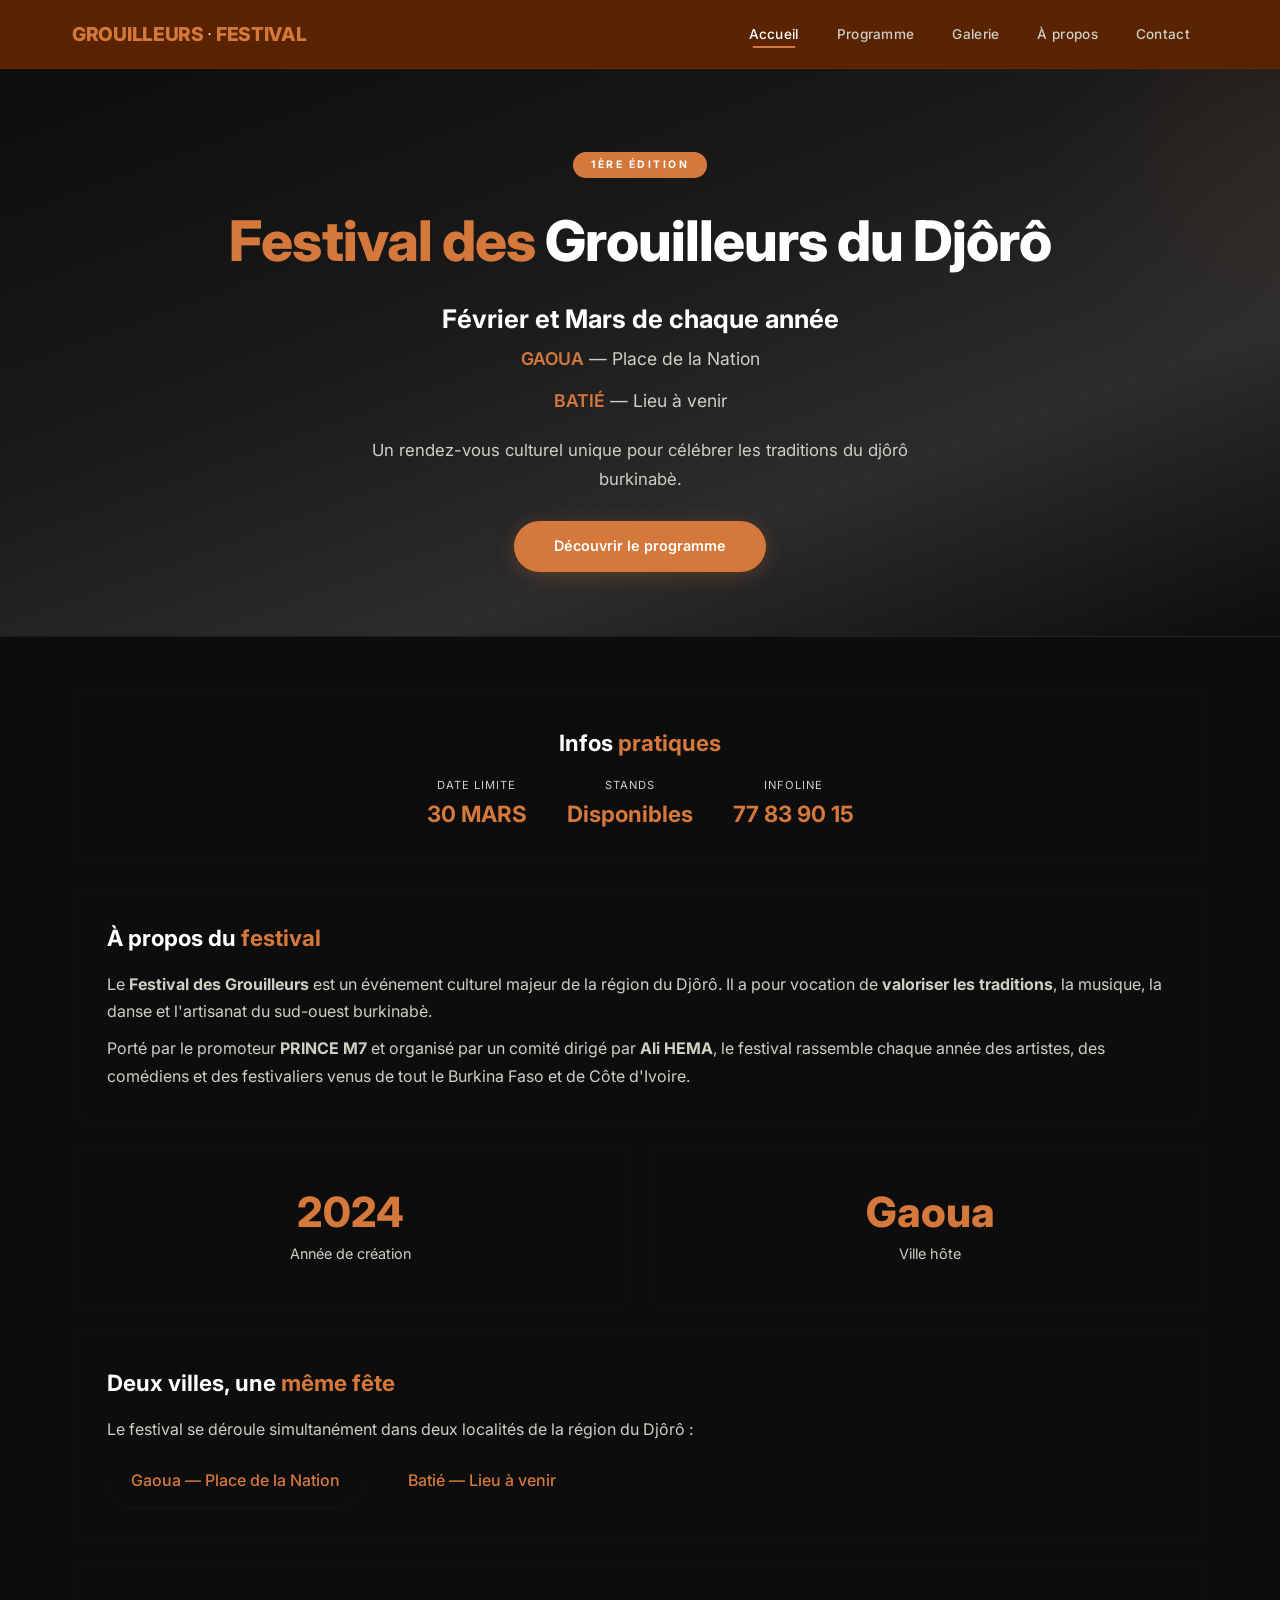
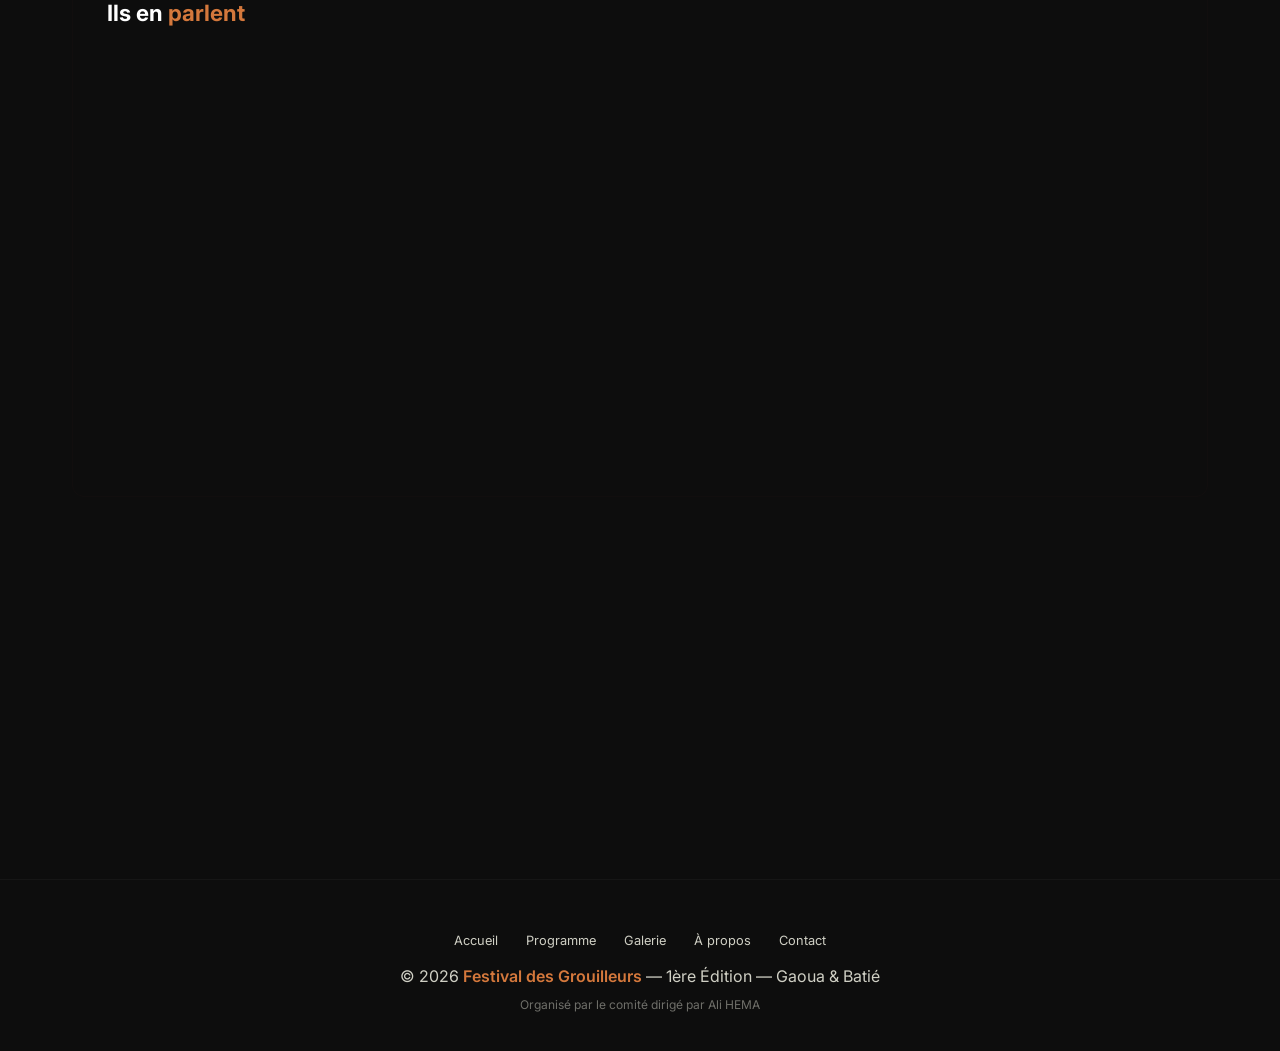
<file: index.html>
<!DOCTYPE html>
<html lang="fr">
<head>
    <meta charset="UTF-8">
    <meta name="viewport" content="width=device-width, initial-scale=1.0">
    <meta name="description" content="Festival des Grouilleurs - 1ère édition à Gaoua et Batié, Burkina Faso. Un événement culturel unique pour célébrer les traditions du sud-ouest burkinabè.">
    <title>Festival des Grouilleurs</title>
    <link rel="stylesheet" href="style.css">
</head>
<body>

    <!-- Overlay pour le menu burger -->
    <div class="nav-overlay"></div>

    <!-- ===== HEADER ===== -->
    <header>
        <nav>
            <div class="logo">GROUILLEURS <span>·</span> FESTIVAL</div>
            <ul class="nav-links">
                <li><a href="index.html" class="active">Accueil</a></li>
                <li><a href="programme.html">Programme</a></li>
                <li><a href="galerie.html">Galerie</a></li>
                <li><a href="a-propos.html">À propos</a></li>
                <li><a href="contact.html">Contact</a></li>
            </ul>
            <div class="burger">
                <div></div>
                <div></div>
                <div></div>
            </div>
        </nav>
    </header>

    <!-- ===== HERO ===== -->
    <section class="hero">
        <span class="badge">1ère Édition</span>
        <h1><span>Festival des</span> Grouilleurs <span style="color: var(--blanc);">du Djôrô</span></h1>
        <p class="date">Février et Mars de chaque année</p>
        <p class="lieu"><strong>GAOUA</strong> — Place de la Nation</p>
        <p class="lieu" style="margin-top: -8px;"><strong>BATIÉ</strong> — Lieu à venir</p>
        <p>Un rendez-vous culturel unique pour célébrer les traditions du djôrô burkinabè.</p>
        <a href="programme.html" class="btn">Découvrir le programme</a>
    </section>

    <!-- ===== CONTENU PRINCIPAL ===== -->
    <main class="container">

        <!-- === Infos pratiques === -->
        <div class="card" style="text-align: center;">
            <h2>Infos <span class="accent">pratiques</span></h2>
            <div style="display: flex; gap: 40px; justify-content: center; flex-wrap: wrap; margin-top: 12px;">
                <div>
                    <p style="font-size: 0.7rem; text-transform: uppercase; letter-spacing: 1px; color: var(--gris-texte);">Date limite</p>
                    <p style="font-size: 1.4rem; font-weight: 700; color: var(--orange);">30 MARS</p>
                </div>
                <div>
                    <p style="font-size: 0.7rem; text-transform: uppercase; letter-spacing: 1px; color: var(--gris-texte);">Stands</p>
                    <p style="font-size: 1.4rem; font-weight: 700; color: var(--orange);">Disponibles</p>
                </div>
                <div>
                    <p style="font-size: 0.7rem; text-transform: uppercase; letter-spacing: 1px; color: var(--gris-texte);">Infoline</p>
                    <p style="font-size: 1.4rem; font-weight: 700; color: var(--orange);">77 83 90 15</p>
                </div>
            </div>
        </div>

        <!-- === À propos du festival === -->
        <div class="card">
            <h2>À propos du <span class="accent">festival</span></h2>
            <p>
                Le <strong>Festival des Grouilleurs</strong> est un événement culturel majeur de la région du Djôrô. 
                Il a pour vocation de <strong>valoriser les traditions</strong>, la musique, la danse et l'artisanat 
                du sud-ouest burkinabè.
            </p>
            <p style="margin-top: 10px;">
                Porté par le promoteur <strong>PRINCE M7</strong> et organisé par un comité dirigé par 
                <strong>Ali HEMA</strong>, le festival rassemble chaque année des artistes, des comédiens 
                et des festivaliers venus de tout le Burkina Faso et de Côte d'Ivoire.
            </p>
        </div>

        <!-- === Chiffres clés === -->
        <div class="grid-2">
            <div class="card" style="text-align: center;">
                <div class="stat">
                    <span class="nombre">2024</span>
                    <span class="label">Année de création</span>
                </div>
            </div>
            <div class="card" style="text-align: center;">
                <div class="stat">
                    <span class="nombre">Gaoua</span>
                    <span class="label">Ville hôte</span>
                </div>
            </div>
        </div>

        <!-- === Les deux villes === -->
        <div class="card">
            <h2>Deux villes, une <span class="accent">même fête</span></h2>
            <p>Le festival se déroule simultanément dans deux localités de la région du Djôrô :</p>
            <ul style="margin-top: 12px; display: flex; gap: 20px; flex-wrap: wrap;">
                <li style="background: var(--gris-800); padding: 12px 24px; border-radius: 30px; font-weight: 500; color: var(--orange);">
                     Gaoua — Place de la Nation
                </li>
                <li style="background: var(--gris-800); padding: 12px 24px; border-radius: 30px; font-weight: 500; color: var(--orange);">
                     Batié — Lieu à venir
                </li>
            </ul>
        </div>

        <!-- === Témoignages === -->
        <div class="card">
            <h2>Ils en <span class="accent">parlent</span></h2>

            <div class="temoignage">
                <p>"Un événement qui met enfin en lumière les talents du sud-ouest. L'ambiance est électrique et la ferveur du public est incroyable."</p>
                <p class="auteur">— Pooda Vipèdibè, festivalier</p>
            </div>

            <div class="temoignage">
                <p>"Le Festival des Grouilleurs est bien plus qu'un simple spectacle. C'est une célébration de notre identité et de notre culture."</p>
                <p class="auteur">— Kambou Nestor, artiste invité</p>
            </div>

            <div class="temoignage">
                <p>"Je suis fier de voir notre région vibrer au rythme des Grouilleurs. Ce festival redonne espoir à toute une génération."</p>
                <p class="auteur">— Da Sié, habitant de Gaoua</p>
            </div>

            <div class="temoignage">
                <p>"Une organisation exemplaire et des moments de partage inoubliables. Le festival est déjà dans les cœurs de tous."</p>
                <p class="auteur">— Dabiré Y, membre du comité</p>
            </div>
        </div>

        <!-- === Appel à l'action === -->
        <div class="card" style="text-align: center; border: 1px solid rgba(212, 120, 60, 0.15);">
            <h2>Participez à <span class="accent">l'aventure</span></h2>
            <p style="max-width: 500px; margin: 0 auto;">
                Vous souhaitez exposer, participer ou simplement vivre l'expérience du Festival des Grouilleurs ?
                Contactez-nous dès maintenant !
            </p>
            <a href="contact.html" class="btn" style="margin-top: 16px;">Nous contacter</a>
        </div>

    </main>

    <!-- ===== FOOTER ===== -->
    <footer>
        <div class="footer-links">
            <a href="index.html">Accueil</a>
            <a href="programme.html">Programme</a>
            <a href="galerie.html">Galerie</a>
            <a href="a-propos.html">À propos</a>
            <a href="contact.html">Contact</a>
        </div>
        <p>&copy; 2026 <span class="highlight">Festival des Grouilleurs</span> — 1ère Édition — Gaoua & Batié</p>
        <p style="font-size: 0.75rem; margin-top: 4px; opacity: 0.5;">Organisé par le comité dirigé par Ali HEMA</p>
    </footer>

    <script src="script.js"></script>

</body>
</html>
</file>
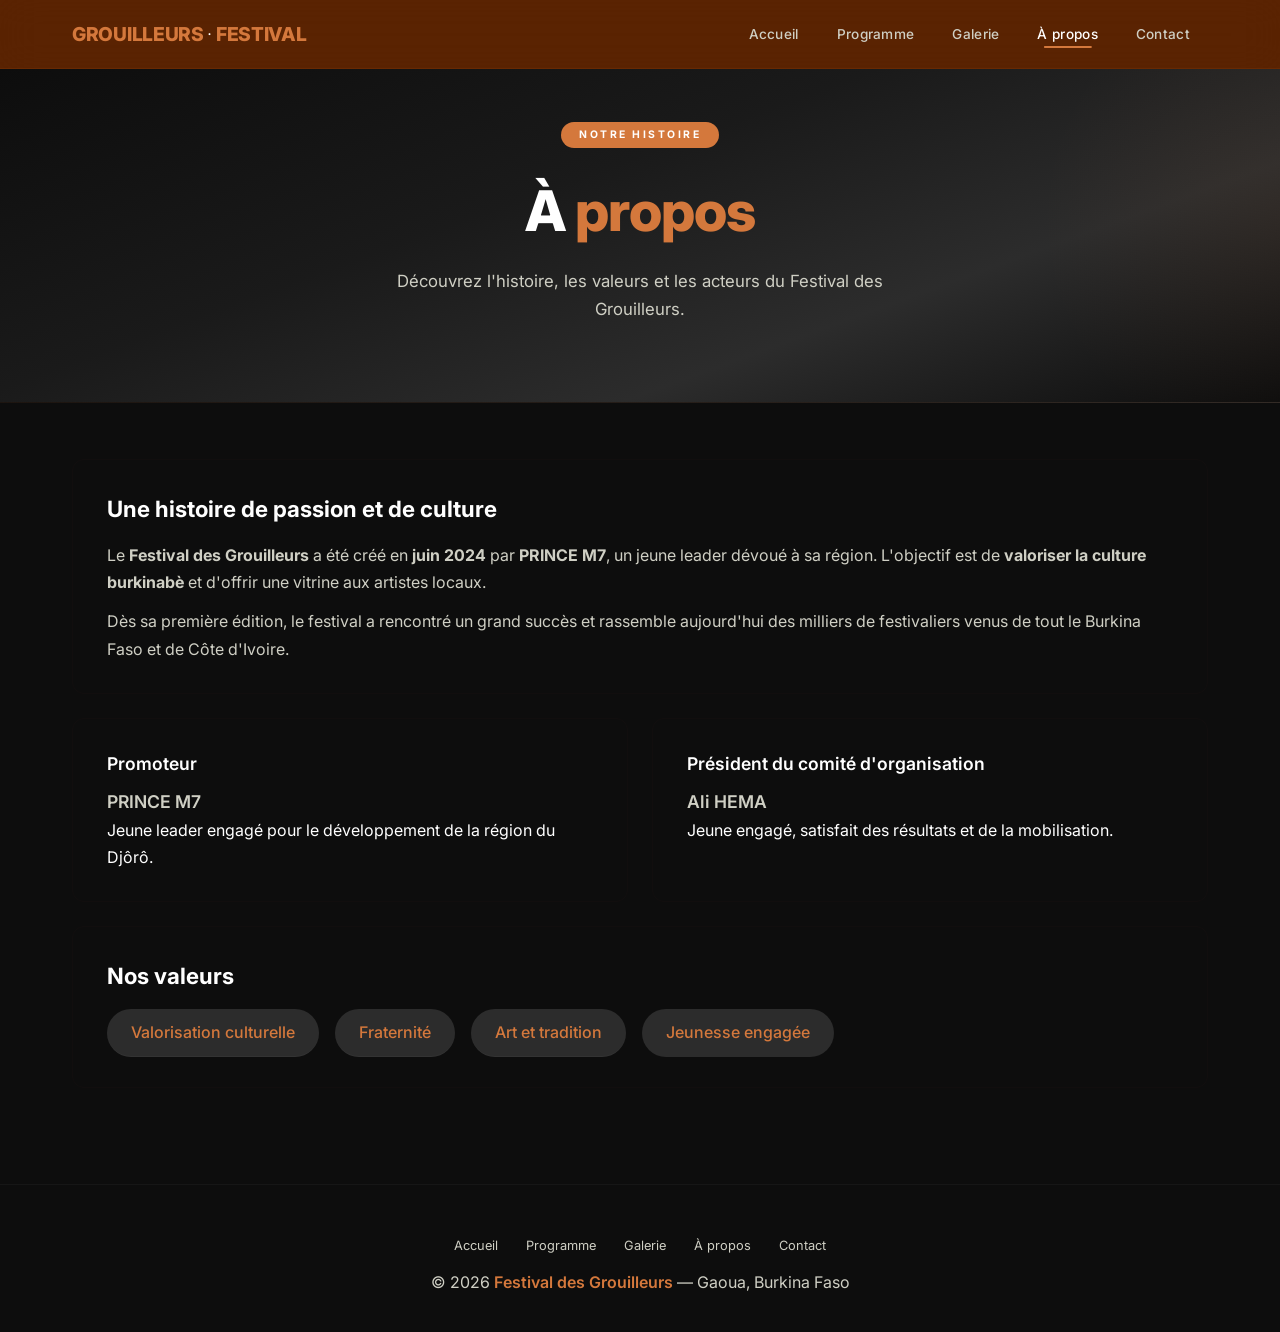
<file: a-propos.html>
<!DOCTYPE html>
<html lang="fr">
<head>
    <meta charset="UTF-8">
    <meta name="viewport" content="width=device-width, initial-scale=1.0">
    <title>À propos - Festival des Grouilleurs</title>
    <link rel="stylesheet" href="style.css">
</head>
<body>

    <!-- Overlay pour le menu burger -->
    <div class="nav-overlay"></div>

    <header>
        <nav>
            <div class="logo">GROUILLEURS <span>·</span> FESTIVAL</div>
            <ul class="nav-links">
                <li><a href="index.html">Accueil</a></li>
                <li><a href="programme.html">Programme</a></li>
                <li><a href="galerie.html">Galerie</a></li>
                <li><a href="a-propos.html" class="active">À propos</a></li>
                <li><a href="contact.html">Contact</a></li>
            </ul>
            <div class="burger">
                <div></div>
                <div></div>
                <div></div>
            </div>
        </nav>
    </header>

    <section class="hero" style="padding: 50px 32px;">
        <span class="badge">Notre histoire</span>
        <h1>À <span>propos</span></h1>
        <p>Découvrez l'histoire, les valeurs et les acteurs du Festival des Grouilleurs.</p>
    </section>

    <main class="container">

        <div class="card">
            <h2>Une histoire de passion et de culture</h2>
            <p>
                Le <strong>Festival des Grouilleurs</strong> a été créé en <strong>juin 2024</strong> par 
                <strong>PRINCE M7</strong>, un jeune leader dévoué à sa région. L'objectif est de 
                <strong>valoriser la culture burkinabè</strong> et d'offrir une vitrine aux artistes locaux.
            </p>
            <p style="margin-top: 12px;">
                Dès sa première édition, le festival a rencontré un grand succès et rassemble aujourd'hui 
                des milliers de festivaliers venus de tout le Burkina Faso et de Côte d'Ivoire.
            </p>
        </div>

        <div class="grid-2">
            <div class="card">
                <h3>Promoteur</h3>
                <p style="font-weight: 600; font-size: 1.1rem;">PRINCE M7</p>
                <p style="color: var(--blanc);">Jeune leader engagé pour le développement de la région du Djôrô.</p>
            </div>
            <div class="card">
                <h3>Président du comité d'organisation</h3>
                <p style="font-weight: 600; font-size: 1.1rem;">Ali HEMA</p>
                <p style="color: var(--blanc);">Jeune engagé, satisfait des résultats et de la mobilisation.</p>
            </div>
        </div>

        <div class="card">
            <h2>Nos valeurs</h2>
            <ul style="display: flex; gap: 16px; flex-wrap: wrap; margin-top: 8px;">
                <li style="background: var(--gris-moyen); padding: 10px 24px; border-radius: 30px; color: var(--orange); font-weight: 500;">Valorisation culturelle</li>
                <li style="background: var(--gris-moyen); padding: 10px 24px; border-radius: 30px; color: var(--orange); font-weight: 500;">Fraternité</li>
                <li style="background: var(--gris-moyen); padding: 10px 24px; border-radius: 30px; color: var(--orange); font-weight: 500;">Art et tradition</li>
                <li style="background: var(--gris-moyen); padding: 10px 24px; border-radius: 30px; color: var(--orange); font-weight: 500;">Jeunesse engagée</li>
            </ul>
        </div>

    </main>

    <footer>
        <div class="footer-links">
            <a href="index.html">Accueil</a>
            <a href="programme.html">Programme</a>
            <a href="galerie.html">Galerie</a>
            <a href="a-propos.html">À propos</a>
            <a href="contact.html">Contact</a>
        </div>
        <p>&copy; 2026 <span class="highlight">Festival des Grouilleurs</span> — Gaoua, Burkina Faso</p>
    </footer>

    <script src="script.js"></script>

</body>
</html>
</file>
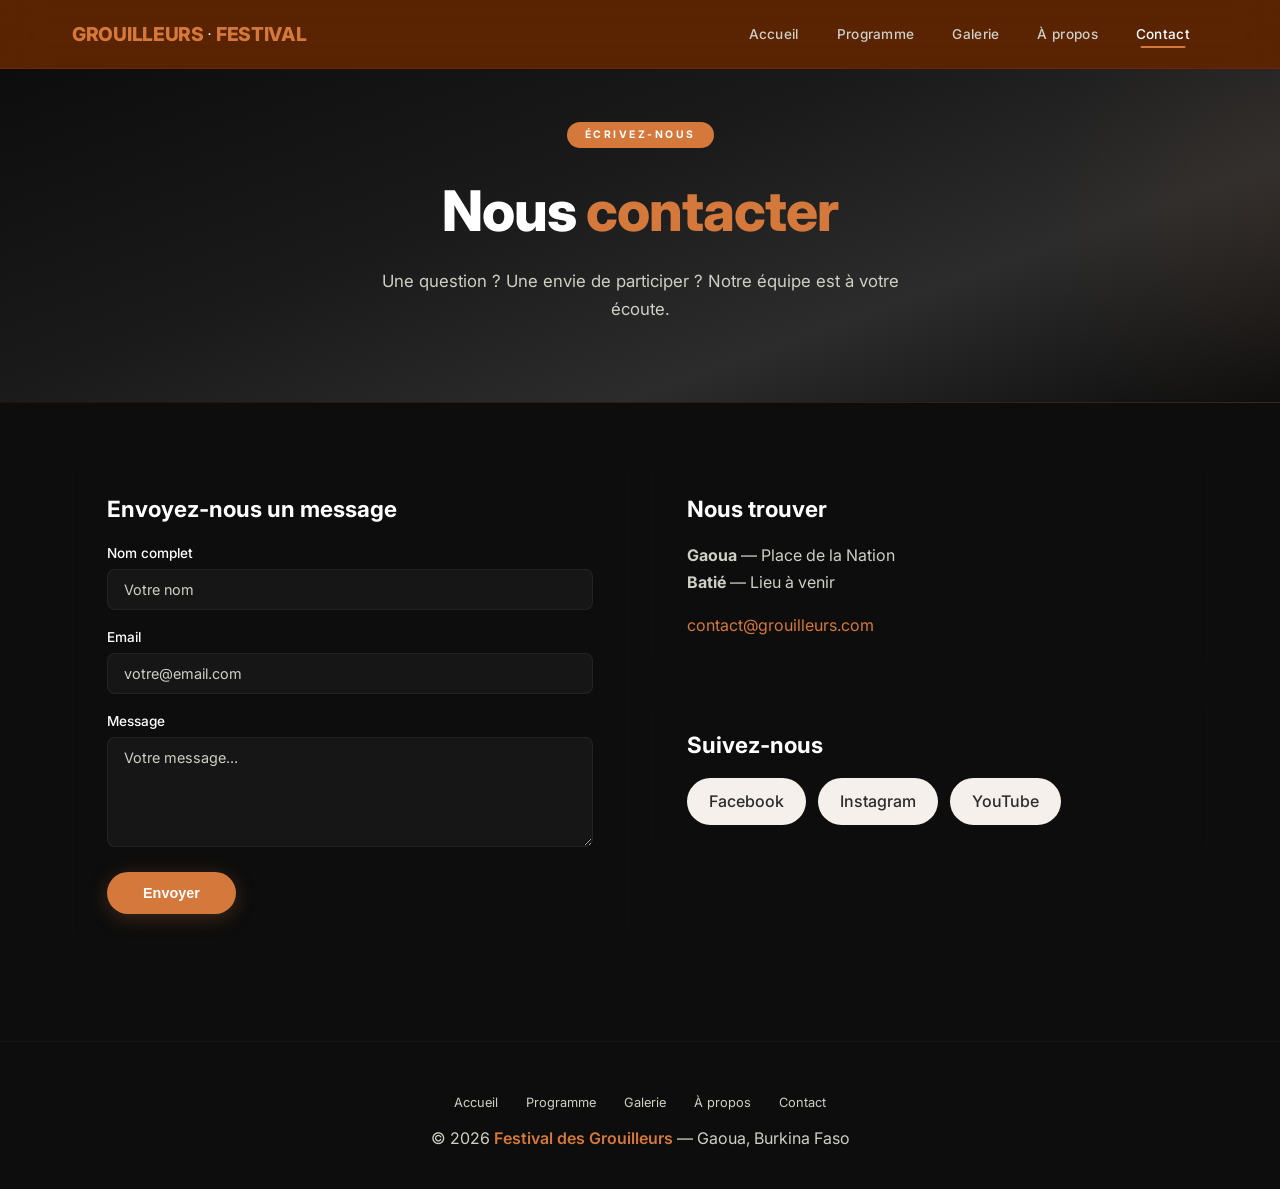
<file: contact.html>
<!DOCTYPE html>
<html lang="fr">
<head>
    <meta charset="UTF-8">
    <meta name="viewport" content="width=device-width, initial-scale=1.0">
    <title>Contact - Festival des Grouilleurs</title>
    <link rel="stylesheet" href="style.css">
</head>
<body>

    <!-- Overlay pour le menu burger -->
    <div class="nav-overlay"></div>

    <header>
        <nav>
            <div class="logo">GROUILLEURS <span>·</span> FESTIVAL</div>
            <ul class="nav-links">
                <li><a href="index.html">Accueil</a></li>
                <li><a href="programme.html">Programme</a></li>
                <li><a href="galerie.html">Galerie</a></li>
                <li><a href="a-propos.html">À propos</a></li>
                <li><a href="contact.html" class="active">Contact</a></li>
            </ul>
            <div class="burger">
                <div></div>
                <div></div>
                <div></div>
            </div>
        </nav>
    </header>

    <section class="hero" style="padding: 50px 32px;">
        <span class="badge">Écrivez-nous</span>
        <h1>Nous <span>contacter</span></h1>
        <p>Une question ? Une envie de participer ? Notre équipe est à votre écoute.</p>
    </section>

    <main class="container">

        <div class="grid-2">

            <div class="card">
                <h2>Envoyez-nous un message</h2>
                <form>
                    <div class="form-group">
                        <label for="nom">Nom complet</label>
                        <input type="text" id="nom" placeholder="Votre nom" required>
                    </div>
                    <div class="form-group">
                        <label for="email">Email</label>
                        <input type="email" id="email" placeholder="votre@email.com" required>
                    </div>
                    <div class="form-group">
                        <label for="message">Message</label>
                        <textarea id="message" placeholder="Votre message..." required></textarea>
                    </div>
                    <button type="submit" class="btn">Envoyer</button>
                </form>
            </div>

            <div>

                <div class="card">
                    <h2>Nous trouver</h2>
                    <p><strong>Gaoua</strong> — Place de la Nation</p>
                    <p><strong>Batié</strong> — Lieu à venir</p>
                    <p style="margin-top: 16px; color: var(--orange);">
                        <a href="mailto:contact@grouilleurs.com" style="color: var(--orange);">contact@grouilleurs.com</a>
                    </p>
                </div>

                <div class="card">
                    <h2>Suivez-nous</h2>
                    <div style="display: flex; gap: 12px; flex-wrap: wrap;">
                        <a href="#" style="padding: 10px 22px; background: var(--blanc-casse); border-radius: 30px; color: var(--gris-moyen); font-weight: 500; transition: var(--transition);">Facebook</a>
                        <a href="#" style="padding: 10px 22px; background: var(--blanc-casse); border-radius: 30px; color: var(--gris-moyen); font-weight: 500; transition: var(--transition);">Instagram</a>
                        <a href="#" style="padding: 10px 22px; background: var(--blanc-casse); border-radius: 30px; color: var(--gris-moyen); font-weight: 500; transition: var(--transition);">YouTube</a>
                    </div>
                </div>

            </div>

        </div>

    </main>

    <footer>
        <div class="footer-links">
            <a href="index.html">Accueil</a>
            <a href="programme.html">Programme</a>
            <a href="galerie.html">Galerie</a>
            <a href="a-propos.html">À propos</a>
            <a href="contact.html">Contact</a>
        </div>
        <p>&copy; 2026 <span class="highlight">Festival des Grouilleurs</span> — Gaoua, Burkina Faso</p>
    </footer>

    <script src="script.js"></script>

</body>
</html>
</file>
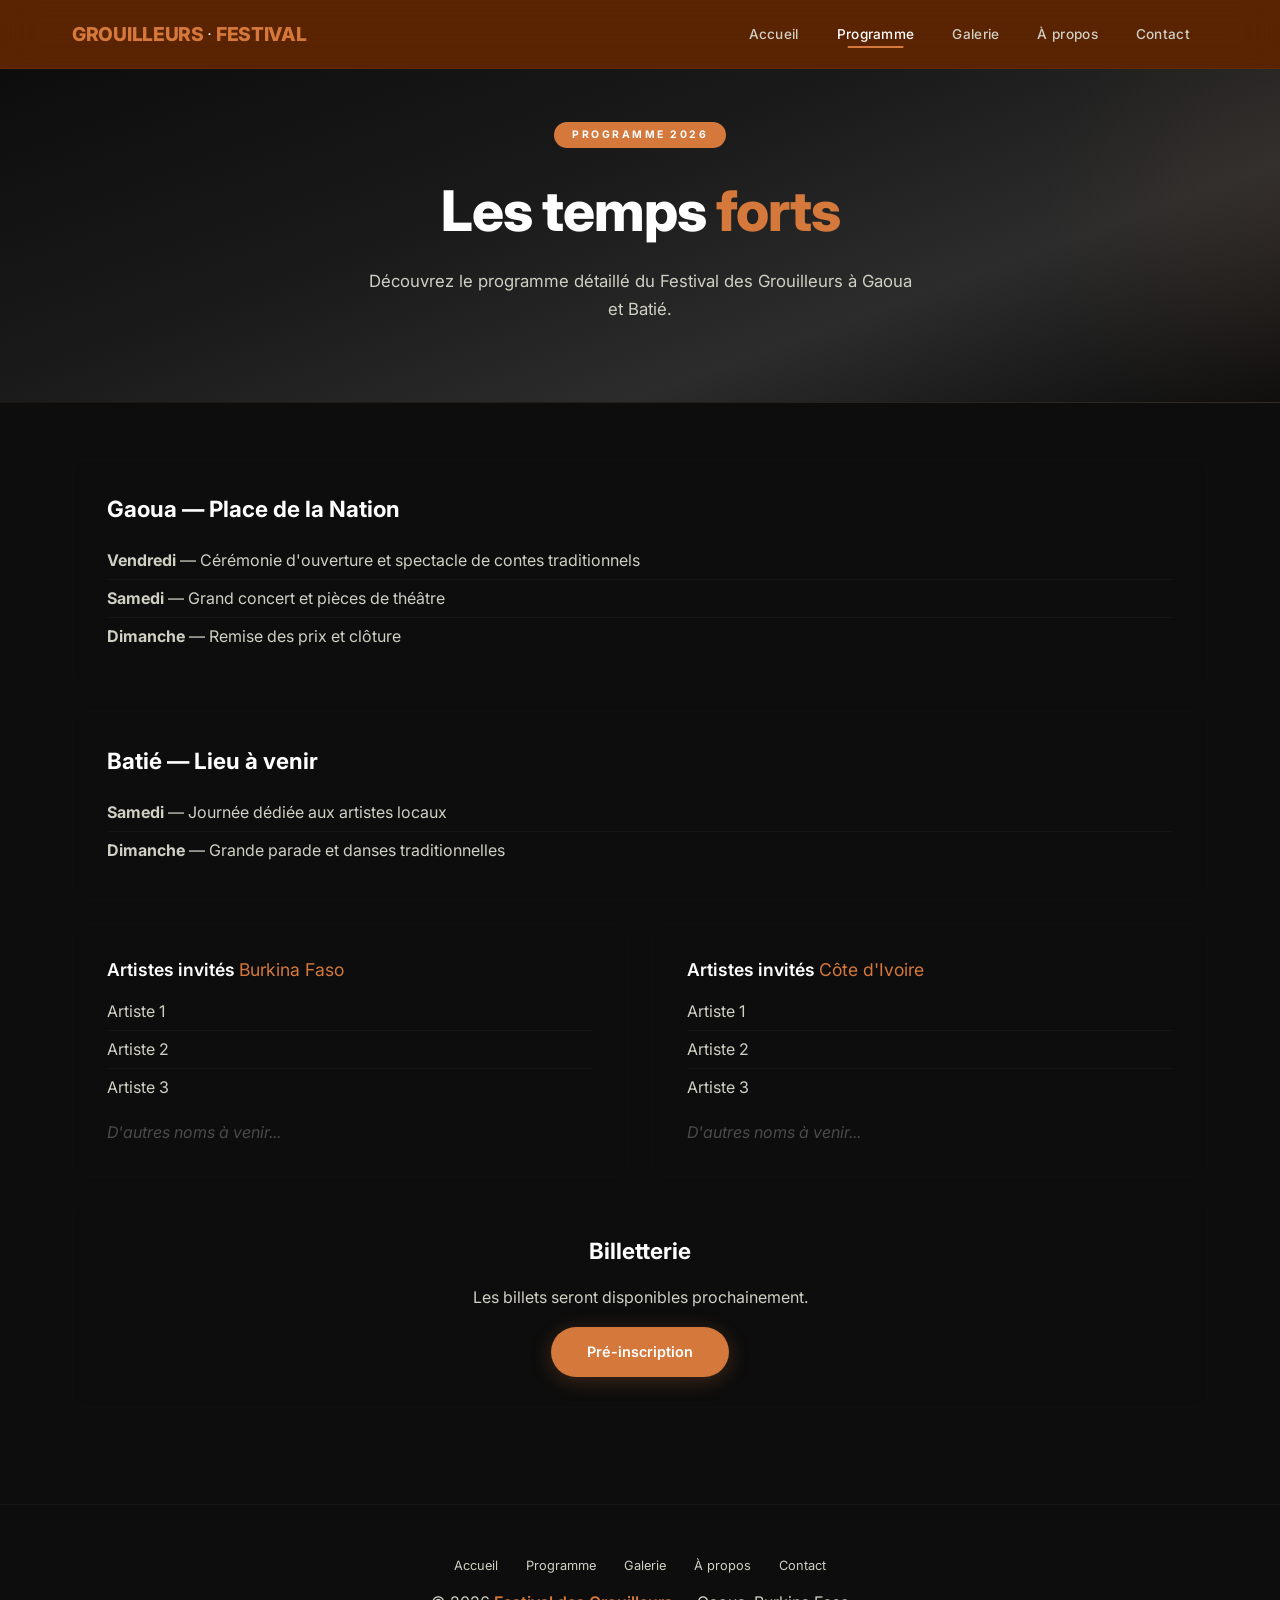
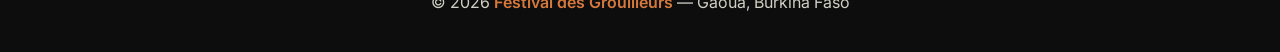
<file: programme.html>
<!DOCTYPE html>
<html lang="fr">
<head>
    <meta charset="UTF-8">
    <meta name="viewport" content="width=device-width, initial-scale=1.0">
    <title>Programme - Festival des Grouilleurs</title>
    <link rel="stylesheet" href="style.css">
</head>
<body>

    <!-- Overlay pour le menu burger -->
    <div class="nav-overlay"></div>

    <header>
        <nav>
            <div class="logo">GROUILLEURS <span>·</span> FESTIVAL</div>
            <ul class="nav-links">
                <li><a href="index.html">Accueil</a></li>
                <li><a href="programme.html" class="active">Programme</a></li>
                <li><a href="galerie.html">Galerie</a></li>
                <li><a href="a-propos.html">À propos</a></li>
                <li><a href="contact.html">Contact</a></li>
            </ul>
            <div class="burger">
                <div></div>
                <div></div>
                <div></div>
            </div>
        </nav>
    </header>

    <section class="hero" style="padding: 50px 32px;">
        <span class="badge">Programme 2026</span>
        <h1>Les temps <span>forts</span></h1>
        <p>Découvrez le programme détaillé du Festival des Grouilleurs à Gaoua et Batié.</p>
    </section>

    <main class="container">

        <div class="card">
            <h2>Gaoua — Place de la Nation</h2>
            <ul>
                <li><strong>Vendredi</strong> — Cérémonie d'ouverture et spectacle de contes traditionnels</li>
                <li><strong>Samedi</strong> — Grand concert et pièces de théâtre</li>
                <li><strong>Dimanche</strong> — Remise des prix et clôture</li>
            </ul>
        </div>

        <div class="card">
            <h2>Batié — Lieu à venir</h2>
            <ul>
                <li><strong>Samedi</strong> — Journée dédiée aux artistes locaux</li>
                <li><strong>Dimanche</strong> — Grande parade et danses traditionnelles</li>
            </ul>
        </div>

        <div class="grid-2">
            <div class="card">
                <h3>Artistes invités <span style="color: var(--orange); font-weight: 400;">Burkina Faso</span></h3>
                <ul>
                    <li>Artiste 1</li>
                    <li>Artiste 2</li>
                    <li>Artiste 3</li>
                </ul>
                <p style="margin-top: 12px; color: var(--gris-clair); font-style: italic;">D'autres noms à venir...</p>
            </div>
            <div class="card">
                <h3>Artistes invités <span style="color: var(--orange); font-weight: 400;">Côte d'Ivoire</span></h3>
                <ul>
                    <li>Artiste 1</li>
                    <li>Artiste 2</li>
                    <li>Artiste 3</li>
                </ul>
                <p style="margin-top: 12px; color: var(--gris-clair); font-style: italic;">D'autres noms à venir...</p>
            </div>
        </div>

        <div class="card" style="text-align: center;">
            <h2>Billetterie</h2>
            <p>Les billets seront disponibles prochainement.</p>
            <a href="contact.html" class="btn" style="margin-top: 16px;">Pré-inscription</a>
        </div>

    </main>

    <footer>
        <div class="footer-links">
            <a href="index.html">Accueil</a>
            <a href="programme.html">Programme</a>
            <a href="galerie.html">Galerie</a>
            <a href="a-propos.html">À propos</a>
            <a href="contact.html">Contact</a>
        </div>
        <p>&copy; 2026 <span class="highlight">Festival des Grouilleurs</span> — Gaoua, Burkina Faso</p>
    </footer>

    <script src="script.js"></script>

</body>
</html>
</file>
<file: style.css>
/* ============================================
   FESTIVAL DES GROUILLEURS - STYLE PRO
   Palette harmonieuse - Design épuré
   ============================================ */

@import url('https://fonts.googleapis.com/css2?family=Inter:opsz,wght@14..32,300;14..32,400;14..32,500;14..32,600;14..32,700;14..32,800&display=swap');

:root {
    --orange: #D4783C;
    --orange-fonce: #B8632A;
    --orange-clair: #E8A050;
    --rouge: #C0392B;
    --jaune: #E8A838;
    --noir: #0D0D0D;
    --gris-fonce: #1A1A1A;
    --gris-moyen: #2C2C2C;
    --gris-clair: #4A4A4A;
    --gris-texte: #cfcfc4;
    --blanc: #FFFFFF;
    --blanc-casse: #F5F0EB;
    --shadow: 0 4px 24px rgba(143, 48, 48, 0.12);
    --shadow-hover: 0 8px 40px rgba(0,0,0,0.20);
    --radius: 12px;
    --transition: all 0.3s cubic-bezier(0.25, 0.46, 0.45, 0.94);
}

* {
    margin: 0;
    padding: 0;
    box-sizing: border-box;
}

html {
    scroll-behavior: smooth;
}

body {
    font-family: 'Inter', -apple-system, BlinkMacSystemFont, sans-serif;
    background: var(--noir);
    color: var(--blanc);
    line-height: 1.7;
    -webkit-font-smoothing: antialiased;
}

a {
    text-decoration: none;
    color: inherit;
    transition: var(--transition);
}

img, video {
    max-width: 100%;
    height: auto;
    display: block;
}

ul {
    list-style: none;
}

/* ===== SCROLLBAR ===== */
::-webkit-scrollbar {
    width: 6px;
}
::-webkit-scrollbar-track {
    background: var(--blanc);
}
::-webkit-scrollbar-thumb {
    background: var(--orange);
    border-radius: 10px;
}
::-webkit-scrollbar-thumb:hover {
    background: var(--orange-fonce);
}

/* ============================================
   HEADER / NAVIGATION
   ============================================ */
header {
    background: rgba(97, 37, 2, 0.92);
    backdrop-filter: blur(20px);
    -webkit-backdrop-filter: blur(20px);
    border-bottom: 1px solid rgba(190, 83, 11, 0.15);
    padding: 0;
    position: sticky;
    top: 0;
    z-index: 1000;
    transition: var(--transition);
    min-height: 68px;
}

header.scrolled {
    background: rgba(13, 13, 13, 0.98);
    box-shadow: 0 4px 30px rgba(0,0,0,0.3);
}

nav {
    max-width: 1200px;
    margin: 0 auto;
    padding: 0 32px;
    display: flex;
    justify-content: space-between;
    align-items: center;
    height: 68px;
}

.logo {
    font-size: 1.2rem;
    font-weight: 800;
    letter-spacing: -0.3px;
    color: var(--orange);
}

.logo span {
    color: var(--blanc);
    font-weight: 300;
}

.nav-links {
    display: flex;
    gap: 2px;
    align-items: center;
    height: 100%;
}

.nav-links li a {
    font-size: 0.85rem;
    font-weight: 500;
    padding: 8px 18px;
    color: var(--gris-texte);
    border-radius: 6px;
    transition: var(--transition);
    letter-spacing: 0.3px;
    position: relative;
}

.nav-links li a::after {
    content: '';
    position: absolute;
    bottom: 2px;
    left: 50%;
    transform: translateX(-50%);
    width: 0;
    height: 2px;
    background: var(--orange);
    transition: var(--transition);
    border-radius: 2px;
}

.nav-links li a:hover {
    color: var(--blanc);
}

.nav-links li a:hover::after {
    width: 50%;
}

.nav-links li a.active {
    color: var(--blanc);
}

.nav-links li a.active::after {
    width: 50%;
}

/* ===== BURGER ===== */
.burger {
    display: none;
    flex-direction: column;
    cursor: pointer;
    padding: 4px;
    z-index: 1002;
    position: relative;
}

.burger div {
    width: 24px;
    height: 2px;
    background: var(--blanc);
    margin: 3px 0;
    transition: var(--transition);
    border-radius: 2px;
}

.burger.active div:nth-child(1) {
    transform: rotate(45deg) translate(5px, 5px);
}
.burger.active div:nth-child(2) {
    opacity: 0;
    transform: scaleX(0);
}
.burger.active div:nth-child(3) {
    transform: rotate(-45deg) translate(5px, -5px);
}

/* ============================================
   HERO BANNER
   ============================================ */
.hero {
    background: linear-gradient(160deg, var(--noir) 0%, var(--gris-fonce) 40%, var(--gris-moyen) 70%, var(--noir) 100%);
    padding: 80px 32px 64px;
    text-align: center;
    border-bottom: 1px solid rgba(212, 120, 60, 0.08);
    position: relative;
    overflow: hidden;
}

.hero::before {
    content: '';
    position: absolute;
    top: -30%;
    right: -20%;
    width: 500px;
    height: 500px;
    background: radial-gradient(circle, rgba(212, 120, 60, 0.06) 0%, transparent 70%);
    border-radius: 50%;
    pointer-events: none;
}

.hero .badge {
    display: inline-block;
    background: var(--orange);
    color: var(--blanc);
    font-size: 0.65rem;
    font-weight: 700;
    letter-spacing: 2.5px;
    text-transform: uppercase;
    padding: 4px 18px;
    border-radius: 30px;
    margin-bottom: 16px;
}

.hero h1 {
    font-size: 3.5rem;
    font-weight: 800;
    letter-spacing: -1px;
    color: var(--blanc);
    margin-bottom: 8px;
}

.hero h1 span {
    color: var(--orange);
}

.hero .sous-titre {
    font-size: 1rem;
    color: var(--orange-clair);
    letter-spacing: 3px;
    font-weight: 500;
    text-transform: uppercase;
    margin-bottom: 0px;
}

.hero .date {
    font-size: 1.6rem;
    font-weight: 700;
    color: var(--blanc);
    margin-bottom: 4px;
}

.hero .lieu {
    font-size: 1.1rem;
    color: var(--gris-texte);
    margin-bottom: 20px;
}

.hero .lieu strong {
    color: var(--orange);
    font-weight: 600;
}

.hero p {
    font-size: 1.05rem;
    max-width: 560px;
    margin: 0 auto 28px;
    color: var(--gris-texte);
}

.hero .btn {
    font-size: 0.9rem;
    padding: 13px 40px;
}

/* ============================================
   BOUTONS
   ============================================ */
.btn {
    display: inline-block;
    background: var(--orange);
    color: var(--blanc);
    padding: 13px 36px;
    border-radius: 50px;
    font-weight: 600;
    font-size: 0.9rem;
    transition: var(--transition);
    border: none;
    cursor: pointer;
    box-shadow: 0 4px 20px rgba(212, 120, 60, 0.25);
}

.btn:hover {
    background: var(--orange-fonce);
    transform: translateY(-2px);
    box-shadow: 0 8px 32px rgba(212, 120, 60, 0.35);
}

.btn-outline {
    background: transparent;
    border: 2px solid var(--orange);
    color: var(--orange);
    box-shadow: none;
}

.btn-outline:hover {
    background: var(--orange);
    color: var(--blanc);
    box-shadow: 0 8px 32px rgba(212, 120, 60, 0.25);
}

/* ============================================
   CONTAINER & CARTES
   ============================================ */
.container {
    max-width: 1200px;
    margin: 0 auto;
    padding: 56px 32px;
}

.card {
    background: var(--gris);
    border: 1px solid rgba(117, 52, 52, 0.04);
    border-radius: var(--radius);
    padding: 30px 34px;
    margin-bottom: 24px;
    transition: var(--transition);
}

.card:hover {
    border-color: rgba(192, 188, 185, 0.15);
    box-shadow: var(--shadow-hover);
    transform: translateY(-2px);
}

.card h2 {
    font-size: 1.4rem;
    font-weight: 700;
    color: var(--blanc);
    margin-bottom: 14px;
}

.card h2 .accent {
    color: var(--orange);
}

.card h3 {
    font-size: 1.1rem;
    font-weight: 600;
    color: var(--blanc);
    margin-bottom: 8px;
}

.card p {
    color: var(--gris-texte);
}

.card ul li {
    padding: 5px 0;
    color: var(--gris-texte);
    border-bottom: 1px solid rgba(255,255,255,0.03);
}

.card ul li:last-child {
    border-bottom: none;
}

/* ============================================
   GRILLES
   ============================================ */
.grid-2 {
    display: grid;
    grid-template-columns: repeat(2, 1fr);
    gap: 24px;
}

.grid-3 {
    display: grid;
    grid-template-columns: repeat(3, 1fr);
    gap: 24px;
}

/* ============================================
   MÉDIAS
   ============================================ */
.media-card {
    background: var(--gris-moyen);
    border-radius: var(--radius);
    overflow: hidden;
    border: 1px solid rgba(255,255,255,0.04);
    transition: var(--transition);
}

.media-card:hover {
    transform: translateY(-4px);
    border-color: rgba(212, 120, 60, 0.2);
    box-shadow: var(--shadow-hover);
}

.media-card img,
.media-card video {
    width: 100%;
    height: 210px;
    object-fit: cover;
}

.media-card .caption {
    padding: 12px 16px;
    font-size: 0.85rem;
    color: var(--gris-texte);
    text-align: center;
    background: var(--gris-fonce);
}

/* ============================================
   TÉMOIGNAGES
   ============================================ */
.temoignage {
    background: rgba(255,255,255,0.02);
    border-left: 3px solid var(--orange);
    padding: 18px 22px;
    border-radius: 4px;
    margin: 14px 0;
    transition: var(--transition);
}

.temoignage:hover {
    background: rgba(255,255,255,0.04);
}

.temoignage p {
    font-style: italic;
    font-size: 0.95rem;
    color: var(--gris-texte);
}

.temoignage .auteur {
    color: var(--orange);
    font-weight: 600;
    margin-top: 6px;
    font-style: normal;
    font-size: 0.85rem;
}

/* ============================================
   FORMULAIRE
   ============================================ */
.form-group {
    margin-bottom: 16px;
}

.form-group label {
    display: block;
    font-weight: 500;
    margin-bottom: 4px;
    color: var(--blanc);
    font-size: 0.85rem;
}

.form-group input,
.form-group textarea {
    width: 100%;
    padding: 11px 16px;
    background: rgba(255,255,255,0.04);
    border: 1px solid rgba(255,255,255,0.06);
    border-radius: 8px;
    color: var(--blanc);
    font-size: 0.9rem;
    transition: var(--transition);
    font-family: inherit;
}

.form-group input::placeholder,
.form-group textarea::placeholder {
    color: var(--gris-texte);
}

.form-group input:focus,
.form-group textarea:focus {
    outline: none;
    border-color: var(--orange);
    background: rgba(255,255,255,0.06);
    box-shadow: 0 0 0 3px rgba(212, 120, 60, 0.08);
}

.form-group textarea {
    min-height: 110px;
    resize: vertical;
}

/* ============================================
   STATS
   ============================================ */
.stat {
    text-align: center;
    padding: 12px;
}

.stat .nombre {
    font-size: 2.6rem;
    font-weight: 800;
    color: var(--orange);
    display: block;
    line-height: 1.2;
}

.stat .label {
    font-size: 0.9rem;
    color: var(--gris-texte);
    margin-top: 4px;
    display: block;
}

/* ============================================
   FOOTER
   ============================================ */
footer {
    background: var(--noir);
    border-top: 1px solid rgba(255,255,255,0.04);
    text-align: center;
    padding: 36px 32px;
    color: var(--gris-texte);
    margin-top: 16px;
}

footer .highlight {
    color: var(--orange);
    font-weight: 600;
}

footer .footer-links {
    display: flex;
    justify-content: center;
    gap: 28px;
    margin: 14px 0 12px;
    flex-wrap: wrap;
}

footer .footer-links a {
    font-size: 0.8rem;
    color: var(--gris-texte);
    transition: var(--transition);
}

footer .footer-links a:hover {
    color: var(--orange);
}

/* ============================================
   OVERLAY MENU BURGER
   ============================================ */
.nav-overlay {
    display: none;
    position: fixed;
    top: 0;
    left: 0;
    width: 100%;
    height: 100%;
    background: rgba(0,0,0,0.5);
    z-index: 1000;
}

.nav-overlay.active {
    display: block;
    animation: fadeIn 0.3s ease forwards;
}

@keyframes fadeIn {
    from { opacity: 0; }
    to { opacity: 1; }
}

@keyframes slideIn {
    from {
        transform: translateX(100%);
        opacity: 0;
    }
    to {
        transform: translateX(0);
        opacity: 1;
    }
}

/* ============================================
   RESPONSIVE - MENU BURGER STYLE BARAKA
   ============================================ */

@media (max-width: 1024px) {
    .hero h1 {
        font-size: 2.8rem;
    }
}

@media (max-width: 900px) {
    .grid-2,
    .grid-3 {
        grid-template-columns: 1fr;
    }

    /* ===== MENU BURGER STYLE BARAKA ===== */
    .nav-links {
        display: none;
        position: fixed;
        top: 68px;
        right: 16px;
        width: 250px;
        max-width: 80%;
        background: var(--noir);
        flex-direction: column;
        align-items: stretch;
        padding: 12px 16px;
        gap: 2px;
        border: 1px solid rgba(212, 120, 60, 0.15);
        border-radius: 12px;
        box-shadow: 0 20px 60px rgba(0,0,0,0.8);
        z-index: 1001;
        overflow: visible;
        max-height: none;
    }

    .nav-links.active {
        display: flex;
        animation: fadeIn 0.25s ease forwards;
    }

    .nav-links li a {
        display: block;
        padding: 10px 14px;
        text-align: left;
        border-radius: 6px;
        font-size: 0.9rem;
        font-weight: 500;
        color: var(--gris-texte);
        transition: var(--transition);
        border-bottom: 1px solid rgba(255,255,255,0.04);
    }

    .nav-links li a::after {
        display: none;
    }

    .nav-links li a.active {
        background: var(--orange);
        color: var(--blanc);
    }

    .nav-links li a:hover {
        background: rgba(255,255,255,0.05);
        color: var(--blanc);
    }

    .nav-links li:last-child a {
        border-bottom: none;
    }

    .burger {
        display: flex;
    }

    .hero {
        padding: 50px 20px 40px;
    }

    .hero h1 {
        font-size: 2.2rem;
    }

    .hero .date {
        font-size: 1.3rem;
    }

    .hero p {
        font-size: 0.95rem;
    }

    .card {
        padding: 22px 18px;
    }

    .card h2 {
        font-size: 1.2rem;
    }

    .media-card img,
    .media-card video {
        height: 170px;
    }

    .stat .nombre {
        font-size: 2rem;
    }

    footer .footer-links {
        gap: 16px;
    }
}

@media (max-width: 480px) {
    nav {
        padding: 0 16px;
        height: 56px;
    }

    .logo {
        font-size: 1rem;
    }

    .nav-links {
        top: 56px;
        right: 10px;
        width: 200px;
        padding: 10px 12px;
    }

    .nav-links li a {
        padding: 8px 12px;
        font-size: 0.85rem;
    }

    .hero h1 {
        font-size: 1.8rem;
        letter-spacing: -0.5px;
    }

    .hero .date {
        font-size: 1.1rem;
    }

    .hero .sous-titre {
        font-size: 0.75rem;
        letter-spacing: 2px;
    }

    .hero .lieu {
        font-size: 0.95rem;
    }

    .hero p {
        font-size: 0.85rem;
    }

    .container {
        padding: 24px 14px;
    }

    .card {
        padding: 16px 14px;
    }

    .card h2 {
        font-size: 1rem;
    }

    .media-card img,
    .media-card video {
        height: 130px;
    }

    .btn {
        padding: 10px 24px;
        font-size: 0.8rem;
    }

    .stat .nombre {
        font-size: 1.6rem;
    }

    .hero .btn {
        padding: 11px 24px;
        font-size: 0.8rem;
    }
}

/* ============================================
   ANIMATIONS
   ============================================ */
@keyframes fadeInUp {
    from {
        opacity: 0;
        transform: translateY(24px);
    }
    to {
        opacity: 1;
        transform: translateY(0);
    }
}

.hero .badge,
.hero .sous-titre,
.hero h1,
.hero .date,
.hero .lieu,
.hero p,
.hero .btn {
    opacity: 0;
    animation: fadeInUp 0.6s ease forwards;
}

.hero .badge { animation-delay: 0.05s; }
.hero .sous-titre { animation-delay: 0.1s; }
.hero h1 { animation-delay: 0.2s; }
.hero .date { animation-delay: 0.3s; }
.hero .lieu { animation-delay: 0.4s; }
.hero p { animation-delay: 0.5s; }
.hero .btn { animation-delay: 0.6s; }
</file>
